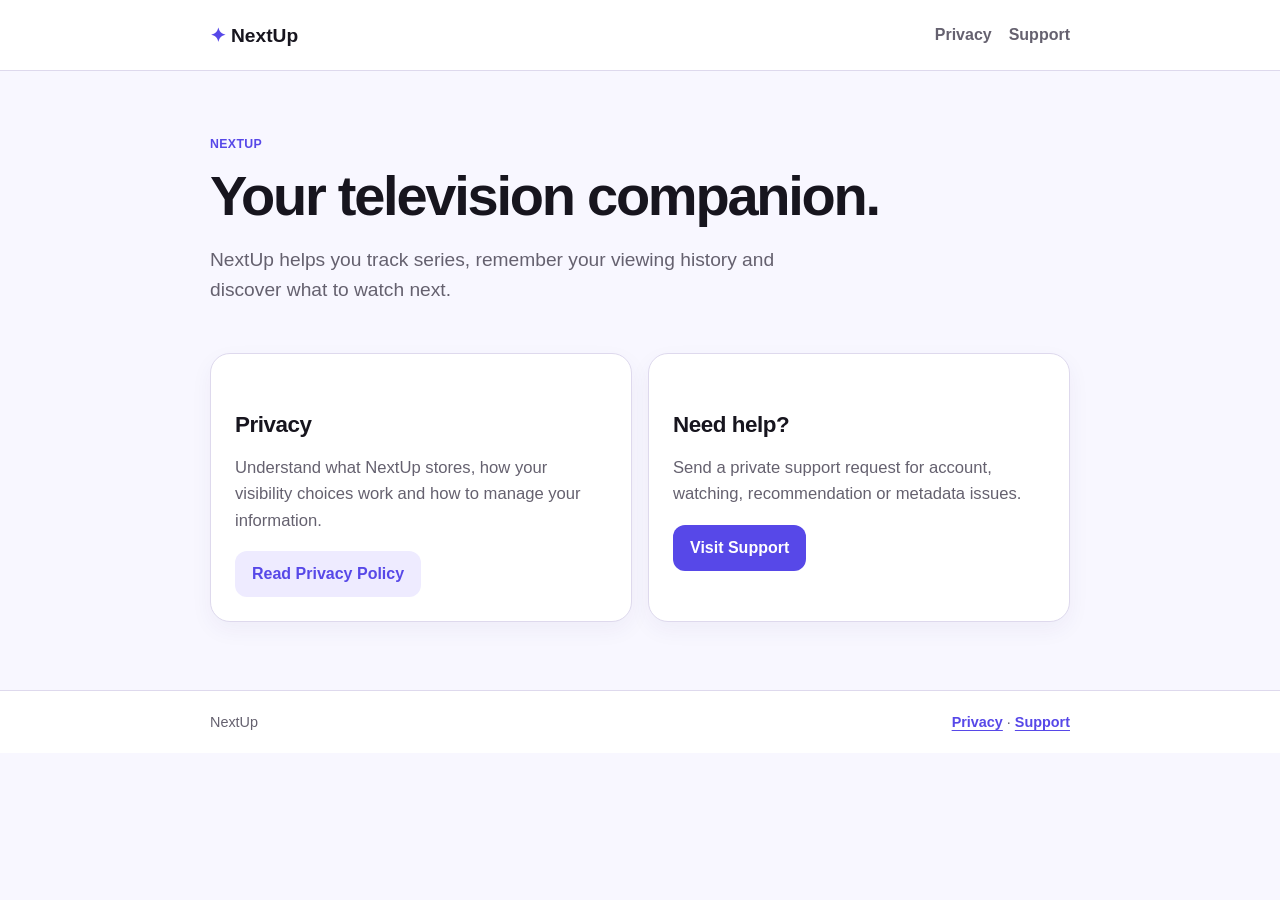
<file: index.html>
<!doctype html><html lang="en"><head><meta charset="utf-8"><meta name="viewport" content="width=device-width,initial-scale=1"><title>NextUp</title><link rel="stylesheet" href="assets/site.css"></head><body>
<header class="site-header"><div class="header-content"><a class="brand" href="./"><span class="brand-mark">✦</span>NextUp</a><nav><a href="privacy/">Privacy</a><a href="support/">Support</a></nav></div></header>
<main class="content"><p class="eyebrow">NextUp</p><h1>Your television companion.</h1><p class="lead">NextUp helps you track series, remember your viewing history and discover what to watch next.</p><div class="grid"><section class="card"><h2>Privacy</h2><p>Understand what NextUp stores, how your visibility choices work and how to manage your information.</p><a class="button secondary" href="privacy/">Read Privacy Policy</a></section><section class="card"><h2>Need help?</h2><p>Send a private support request for account, watching, recommendation or metadata issues.</p><a class="button" href="support/">Visit Support</a></section></div></main>
<footer class="site-footer"><div class="footer-content"><span>NextUp</span><span><a href="privacy/">Privacy</a> · <a href="support/">Support</a></span></div></footer></body></html>
</file>
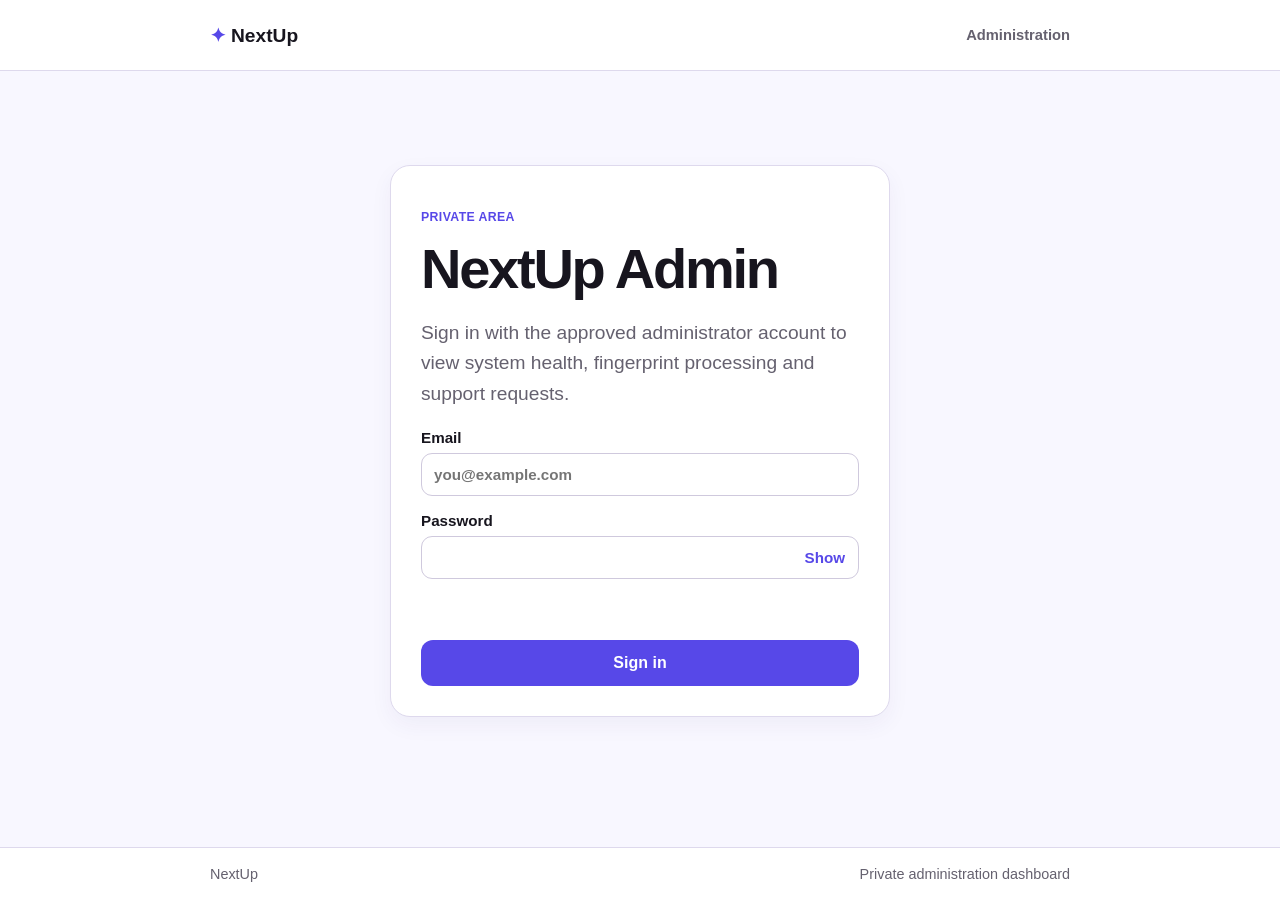
<file: admin/index.html>
<!doctype html>
<html lang="en">
<head>
  <meta charset="utf-8">
  <meta name="viewport" content="width=device-width,initial-scale=1">
  <meta name="robots" content="noindex,nofollow">
  <title>NextUp Admin</title>
  <link rel="stylesheet" href="../assets/site.css">
</head>
<body class="admin-page">
  <header class="site-header">
    <div class="header-content">
      <a class="brand" href="../"><span class="brand-mark">✦</span>NextUp</a>
      <span class="admin-label">Administration</span>
    </div>
  </header>

  <main class="content admin-content">
    <section id="login-card" class="admin-login card">
      <p class="eyebrow">Private area</p>
      <h1>NextUp Admin</h1>
      <p class="lead">Sign in with the approved administrator account to view system health, fingerprint processing and support requests.</p>
      <form id="login-form">
        <label>Email<input required name="email" type="email" autocomplete="username" placeholder="you@example.com"></label>
        <label>Password
          <span class="password-field"><input id="admin-password" required name="password" type="password" autocomplete="current-password"><button id="toggle-password" class="text-button password-toggle" type="button" aria-controls="admin-password" aria-pressed="false">Show</button></span>
        </label>
        <p id="login-result" class="hint" role="alert" aria-live="assertive"></p>
        <button id="sign-in-button" class="button" type="submit">Sign in</button>
      </form>
    </section>

    <section id="dashboard" class="hidden" aria-live="polite">
      <div class="admin-title-row">
        <div>
          <p class="eyebrow">Private dashboard</p>
          <h1>System overview</h1>
          <p id="refresh-status" class="hint">Loading…</p>
        </div>
        <div class="admin-actions">
          <button id="refresh" class="button secondary" type="button">Refresh</button>
          <button id="sign-out" class="button secondary" type="button">Sign out</button>
        </div>
      </div>

      <p id="dashboard-error" class="error hidden" role="alert"></p>

      <section aria-labelledby="overview-heading">
        <h2 id="overview-heading">Fingerprint worker queue</h2>
        <div id="overview-cards" class="metric-grid"></div>
      </section>

      <section class="admin-section" aria-labelledby="health-heading">
        <h2 id="health-heading">System health</h2>
        <div id="health-card" class="health-card"></div>
      </section>

      <section class="admin-section" aria-labelledby="queue-heading">
        <div class="section-title-row">
          <div>
            <h2 id="queue-heading">Fingerprint queue</h2>
            <p id="queue-summary" class="hint">Loading jobs…</p>
          </div>
        </div>
        <div class="filter-row" aria-label="Fingerprint queue filters">
          <label>Status<select id="job-status"><option value="">All statuses</option><option value="pending">Pending</option><option value="processing">Processing</option><option value="completed">Completed</option><option value="failed">Failed</option><option value="unavailable">Unavailable</option></select></label>
          <label>Age<select id="job-age"><option value="">Any age</option><option value="30">Pending over 30 minutes</option><option value="60">Older than 1 hour</option><option value="360">Older than 6 hours</option></select></label>
          <label class="check-label"><input id="job-priority" type="checkbox"> High priority</label>
          <label class="check-label"><input id="job-retried" type="checkbox"> Retried 3+ times</label>
        </div>
        <div class="table-wrap">
          <table>
            <thead><tr><th scope="col">Show</th><th scope="col">Status</th><th scope="col">Priority</th><th scope="col">Attempts</th><th scope="col">Requested</th><th scope="col">Latest activity</th><th scope="col">Error</th></tr></thead>
            <tbody id="jobs-list"></tbody>
          </table>
        </div>
        <div class="pagination"><button id="jobs-previous" class="button secondary" type="button">Previous</button><span id="jobs-page" class="hint"></span><button id="jobs-next" class="button secondary" type="button">Next</button></div>
      </section>

      <section class="admin-section" aria-labelledby="support-heading">
        <div class="section-title-row">
          <div><h2 id="support-heading">Support requests</h2><p id="support-summary" class="hint">Loading requests…</p></div>
        </div>
        <div class="filter-row" aria-label="Support request filters">
          <label>Status<select id="support-status"><option value="">All statuses</option><option value="new">New</option><option value="in_progress">In progress</option><option value="resolved">Resolved</option></select></label>
          <label class="search-label">Search<input id="support-search" type="search" placeholder="Subject, message or email"></label>
        </div>
        <div id="support-list" class="request-list"></div>
        <div class="pagination"><button id="support-previous" class="button secondary" type="button">Previous</button><span id="support-page" class="hint"></span><button id="support-next" class="button secondary" type="button">Next</button></div>
      </section>
    </section>
  </main>

  <dialog id="job-detail" class="job-detail">
    <div class="dialog-header"><h2>Fingerprint detail</h2><button id="close-detail" class="button secondary" type="button">Close</button></div>
    <div id="job-detail-content"></div>
  </dialog>

  <dialog id="support-detail" class="job-detail support-detail">
    <div class="dialog-header"><h2>Support request</h2><button id="close-support-detail" class="button secondary" type="button">Close</button></div>
    <div id="support-detail-content"></div>
  </dialog>

  <footer class="site-footer"><div class="footer-content"><span>NextUp</span><span>Private administration dashboard</span></div></footer>

  <script src="../assets/config.js"></script>
  <script type="module">
    import { createClient } from 'https://esm.sh/@supabase/supabase-js@2';

    const supabase = createClient(NextUpSupportConfig.supabaseUrl, NextUpSupportConfig.publishableKey, {
      auth: { persistSession: true, autoRefreshToken: true, detectSessionInUrl: false }
    });
    const state = { jobsPage: 0, jobsTotal: 0, supportPage: 0, supportTotal: 0, refreshTimer: null, isStarting: false, isSigningOut: false, isSigningIn: false, activeSupportRequestID: null };
    const $ = selector => document.querySelector(selector);
    const loginCard = $('#login-card');
    const dashboard = $('#dashboard');
    const errorBanner = $('#dashboard-error');
    const detailDialog = $('#job-detail');
    const supportDetailDialog = $('#support-detail');
    const dateTime = value => value ? new Date(value).toLocaleString() : '—';
    const age = minutes => minutes === null || minutes === undefined ? 'No pending jobs' : `${minutes < 60 ? `${minutes} min` : `${Math.floor(minutes / 60)}h ${minutes % 60}m`}`;
    const setText = (selector, value) => $(selector).textContent = value;
    const showError = message => { errorBanner.textContent = message; errorBanner.classList.toggle('hidden', !message); };
    const statusTag = status => { const tag = document.createElement('span'); tag.className = `status-tag ${String(status || '').replace(/[^a-z_]/g, '')}`; tag.textContent = status || 'Unknown'; return tag; };
    const text = (value, fallback = '—') => value === null || value === undefined || value === '' ? fallback : String(value);

    async function rpc(name, values = {}) {
      const { data, error } = await supabase.rpc(name, values);
      if (error) throw error;
      return data;
    }

    function renderOverview(row) {
      const cards = [
        ['Pending', row.pending_jobs, 'Waiting to be processed'],
        ['Processing', row.processing_jobs, 'In progress now'],
        ['Completed', row.completed_jobs, 'All recorded jobs'],
        ['Failed', row.failed_jobs, 'Need attention'],
        ['Last hour', row.completed_last_hour, 'Jobs completed'],
        ['Oldest pending', age(row.oldest_pending_minutes), row.oldest_pending_at ? dateTime(row.oldest_pending_at) : 'Nothing waiting'],
        ['Unresolved support', row.unanswered_support_requests, `${text(row.new_support_requests, '0')} new · ${text(row.in_progress_support_requests, '0')} in progress`],
        ['Support in 24h', row.support_requests_last_24_hours, 'Recently received']
      ];
      const container = $('#overview-cards');
      container.replaceChildren(...cards.map(([label, value, note]) => {
        const card = document.createElement('article'); card.className = 'metric-card';
        const heading = document.createElement('h3'); heading.textContent = label;
        const number = document.createElement('p'); number.className = 'metric-value'; number.textContent = text(value, '0');
        const detail = document.createElement('p'); detail.className = 'hint'; detail.textContent = note;
        card.append(heading, number, detail); return card;
      }));
    }

    function renderHealth(row) {
      const container = $('#health-card'); container.replaceChildren();
      const items = [
        ['Database', row.database_status || 'Connected'],
        ['Last successful worker completion', dateTime(row.last_successful_worker_completion)],
        ['Last worker failure', dateTime(row.last_worker_failure)],
        ['Current queue age', age(row.queue_age_minutes)],
        ['Failed jobs', text(row.failed_jobs, '0')],
        ['Processing now', text(row.processing_jobs, '0')]
      ];
      items.forEach(([label, value]) => { const block = document.createElement('div'); const labelNode = document.createElement('span'); labelNode.textContent = label; const valueNode = document.createElement('strong'); valueNode.textContent = value; block.append(labelNode, valueNode); container.append(block); });
    }

    function renderJobs(rows) {
      const body = $('#jobs-list'); body.replaceChildren();
      state.jobsTotal = Number(rows[0]?.total_count || 0);
      if (!rows.length) { const row = document.createElement('tr'); const cell = document.createElement('td'); cell.colSpan = 7; cell.textContent = 'No jobs match these filters.'; row.append(cell); body.append(row); }
      rows.forEach(job => {
        const row = document.createElement('tr'); row.className = 'selectable-row'; row.tabIndex = 0; row.setAttribute('aria-label', `View ${job.show_title || `TMDB ${job.tmdb_id}`} fingerprint job details`);
        const cells = [null, null, job.priority, job.attempt_count, dateTime(job.requested_at), dateTime(job.completed_at || job.started_at || job.updated_at), job.error_code || '—'];
        cells.forEach((value, index) => { const cell = document.createElement('td'); if (index === 0) { const title = document.createElement('strong'); title.textContent = job.show_title || 'Show title unavailable'; const identifier = document.createElement('span'); identifier.className = 'table-subtitle'; identifier.textContent = `TMDB ${job.tmdb_id}`; cell.append(title, identifier); } else if (index === 1) cell.append(statusTag(job.status)); else cell.textContent = text(value); row.append(cell); });
        const open = () => loadJobDetail(job.id); row.addEventListener('click', open); row.addEventListener('keydown', event => { if (event.key === 'Enter' || event.key === ' ') { event.preventDefault(); open(); } }); body.append(row);
      });
      const pageCount = Math.max(1, Math.ceil(state.jobsTotal / 50));
      setText('#jobs-page', `Page ${state.jobsPage + 1} of ${pageCount} · ${state.jobsTotal} jobs`);
      $('#jobs-previous').disabled = state.jobsPage === 0; $('#jobs-next').disabled = state.jobsPage + 1 >= pageCount;
      setText('#queue-summary', state.jobsTotal ? `${state.jobsTotal} job${state.jobsTotal === 1 ? '' : 's'} found.` : 'No jobs match these filters.');
    }

    function addDetailBlock(container, label, value) { const block = document.createElement('div'); block.className = 'detail-item'; const heading = document.createElement('span'); heading.textContent = label; const content = document.createElement('strong'); content.textContent = text(value); block.append(heading, content); container.append(block); }
    async function loadJobDetail(id) {
      try {
        const data = await rpc('admin_fingerprint_job_detail', { p_job_id: id });
        const container = $('#job-detail-content'); container.replaceChildren();
        if (!data) { container.textContent = 'This job is no longer available.'; detailDialog.showModal(); return; }
        const fingerprint = data.fingerprint || {}; const job = data.job || {};
        const summary = document.createElement('div'); summary.className = 'detail-grid';
        [['Show', job.show_title || 'Show title unavailable'], ['TMDB ID', job.tmdb_id], ['Job status', job.status], ['Priority', job.priority], ['Attempts', job.attempt_count], ['Requested', dateTime(job.requested_at)], ['Last error', job.error_code], ['Fingerprint status', fingerprint.status], ['Usable fingerprint', fingerprint.usable ? 'Yes' : 'No'], ['Attributes', fingerprint.attribute_count], ['Genres', fingerprint.genre_count], ['Themes and keywords', fingerprint.keyword_count], ['Last success', dateTime(fingerprint.last_successful_run)]].forEach(([label, value]) => addDetailBlock(summary, label, value));
        const availability = document.createElement('pre'); availability.className = 'detail-json'; availability.textContent = JSON.stringify(fingerprint.dimension_availability || {}, null, 2);
        const availabilityHeading = document.createElement('h3'); availabilityHeading.textContent = 'Dimensions present';
        const historyHeading = document.createElement('h3'); historyHeading.textContent = 'Recent job history';
        const history = document.createElement('ul'); history.className = 'history-list';
        (data.history || []).forEach(item => { const entry = document.createElement('li'); entry.textContent = `${dateTime(item.requested_at)} · ${item.status} · ${item.attempt_count} attempt${item.attempt_count === 1 ? '' : 's'}${item.error_code ? ` · ${item.error_code}` : ''}`; history.append(entry); });
        if (!history.children.length) { const entry = document.createElement('li'); entry.textContent = 'No previous job history.'; history.append(entry); }
        container.append(summary, availabilityHeading, availability, historyHeading, history); detailDialog.showModal();
      } catch (error) { showError(error.message || 'Could not load fingerprint details.'); }
    }

    function renderSupport(rows) {
      const list = $('#support-list'); list.replaceChildren(); state.supportTotal = Number(rows[0]?.total_count || 0);
      if (!rows.length) { const empty = document.createElement('p'); empty.className = 'hint'; empty.textContent = 'No support requests match these filters.'; list.append(empty); }
      rows.forEach(request => {
        const card = document.createElement('article'); card.className = 'request-card compact-request'; card.tabIndex = 0;
        card.setAttribute('aria-label', `Open support request: ${request.subject}`);
        const top = document.createElement('div'); top.className = 'request-top'; const title = document.createElement('h3'); title.textContent = request.subject || 'Untitled support request'; top.append(title, statusTag(request.status));
        const meta = document.createElement('p'); meta.className = 'meta'; meta.textContent = `Contact: ${request.reply_email || request.name || 'Not supplied'} · Submitted ${dateTime(request.created_at)} · Updated ${dateTime(request.updated_at)}`;
        const open = () => loadSupportDetail(request.id); card.addEventListener('click', open); card.addEventListener('keydown', event => { if (event.key === 'Enter' || event.key === ' ') { event.preventDefault(); open(); } });
        card.append(top, meta); list.append(card);
      });
      const pageCount = Math.max(1, Math.ceil(state.supportTotal / 50));
      setText('#support-page', `Page ${state.supportPage + 1} of ${pageCount} · ${state.supportTotal} requests`);
      $('#support-previous').disabled = state.supportPage === 0; $('#support-next').disabled = state.supportPage + 1 >= pageCount;
      setText('#support-summary', state.supportTotal ? `${state.supportTotal} request${state.supportTotal === 1 ? '' : 's'} found.` : 'No support requests match these filters.');
    }

    function addSupportSection(container, headingText) { const heading = document.createElement('h3'); heading.textContent = headingText; container.append(heading); return heading; }
    function addSupportLine(container, label, value) { if (!value) return; const line = document.createElement('p'); const strong = document.createElement('strong'); strong.textContent = `${label}: `; line.append(strong, document.createTextNode(value)); container.append(line); }
    function renderSupportDetail(data) {
      const container = $('#support-detail-content'); container.replaceChildren();
      const request = data?.request;
      if (!request) { container.textContent = 'This support request is no longer available.'; return; }
      const title = document.createElement('h3'); title.className = 'support-subject'; title.textContent = request.subject || 'Untitled support request';
      const meta = document.createElement('p'); meta.className = 'meta'; meta.textContent = `Contact: ${request.reply_email || request.name || 'Not supplied'} · Submitted ${dateTime(request.created_at)} · Last updated ${dateTime(request.updated_at)}`;
      const messageHeading = addSupportSection(container, 'Original message'); const message = document.createElement('p'); message.className = 'message'; message.textContent = request.message || 'No message supplied.';
      const details = document.createElement('div'); details.className = 'detail-grid support-request-details';
      [['Category', request.category], ['Device', request.device_model], ['iOS', request.ios_version], ['App version', request.app_version], ['Screen', request.screen], ['Error message', request.error_message]].forEach(([label, value]) => { if (value) addDetailBlock(details, label, value); });
      container.append(title, meta, messageHeading, message); if (details.children.length) container.append(details);
      addSupportLine(container, 'Expected result', request.expected_result); addSupportLine(container, 'Actual result', request.actual_result); addSupportLine(container, 'Legacy admin note', request.admin_note);
      const controlsHeading = addSupportSection(container, 'Status');
      const controls = document.createElement('div'); controls.className = 'support-controls';
      const label = document.createElement('label'); label.textContent = 'Change status'; const select = document.createElement('select'); select.id = 'support-detail-status'; [['new','New'],['in_progress','In progress'],['resolved','Resolved']].forEach(([value,labelText]) => { const option = document.createElement('option'); option.value = value; option.textContent = labelText; option.selected = request.status === value; select.append(option); }); label.append(select);
      const save = document.createElement('button'); save.id = 'save-support-status'; save.className = 'button'; save.type = 'button'; save.textContent = 'Save status';
      const feedback = document.createElement('p'); feedback.id = 'support-status-result'; feedback.className = 'hint'; feedback.setAttribute('aria-live', 'polite');
      controls.append(label, save, feedback); container.append(controlsHeading, controls);
      const notesHeading = addSupportSection(container, 'Internal notes');
      const noteField = document.createElement('textarea'); noteField.id = 'support-note-body'; noteField.maxLength = 5000; noteField.placeholder = 'Add a private note for other administrators'; noteField.setAttribute('aria-label', 'Internal note');
      const addNote = document.createElement('button'); addNote.id = 'add-support-note'; addNote.className = 'button secondary'; addNote.type = 'button'; addNote.textContent = 'Add note';
      const noteResult = document.createElement('p'); noteResult.id = 'support-note-result'; noteResult.className = 'hint'; noteResult.setAttribute('aria-live','polite');
      const notes = document.createElement('ul'); notes.className = 'history-list';
      (data.notes || []).forEach(note => { const item = document.createElement('li'); item.textContent = `${note.author || 'Administrator'} · ${dateTime(note.created_at)} — ${note.body}`; notes.append(item); });
      if (!notes.children.length) { const item = document.createElement('li'); item.textContent = 'No internal notes yet.'; notes.append(item); }
      container.append(notesHeading, noteField, addNote, noteResult, notes);
      const auditHeading = addSupportSection(container, 'Admin history'); const audit = document.createElement('ul'); audit.className = 'history-list';
      (data.audit || []).forEach(entry => { const item = document.createElement('li'); const action = entry.action === 'status_changed' ? `Changed status from ${entry.previous_status || 'unknown'} to ${entry.new_status || 'unknown'}` : 'Added an internal note'; item.textContent = `${entry.administrator || 'Administrator'} · ${dateTime(entry.created_at)} — ${action}`; audit.append(item); });
      if (!audit.children.length) { const item = document.createElement('li'); item.textContent = 'No administrative changes yet.'; audit.append(item); }
      container.append(auditHeading, audit);
      save.addEventListener('click', saveSupportStatus); addNote.addEventListener('click', addSupportNote);
    }
    async function loadSupportDetail(id, { open = true } = {}) { try { state.activeSupportRequestID = id; const data = await rpc('admin_support_request_detail', { p_request_id: id }); renderSupportDetail(data); if (open && !supportDetailDialog.open) supportDetailDialog.showModal(); } catch (error) { showError(error.message || 'Could not load support request details.'); } }
    async function saveSupportStatus() { const button = $('#save-support-status'); const result = $('#support-status-result'); button.disabled = true; result.className = 'hint'; result.textContent = 'Saving…'; try { await rpc('admin_update_support_request_status', { p_request_id: state.activeSupportRequestID, p_status: $('#support-detail-status').value }); await Promise.all([loadSupport(), refreshOverview()]); await loadSupportDetail(state.activeSupportRequestID, { open: false }); $('#support-status-result').className = 'success'; $('#support-status-result').textContent = 'Status saved.'; } catch (error) { result.className = 'error'; result.textContent = error.message || 'Could not save the status.'; } finally { button.disabled = false; } }
    async function addSupportNote() { const button = $('#add-support-note'); const result = $('#support-note-result'); const body = $('#support-note-body').value.trim(); if (!body) { result.className = 'error'; result.textContent = 'Enter a note before saving.'; return; } button.disabled = true; result.className = 'hint'; result.textContent = 'Saving…'; try { await rpc('admin_add_support_note', { p_request_id: state.activeSupportRequestID, p_body: body }); await Promise.all([loadSupport(), refreshOverview()]); await loadSupportDetail(state.activeSupportRequestID, { open: false }); $('#support-note-result').className = 'success'; $('#support-note-result').textContent = 'Note added.'; } catch (error) { result.className = 'error'; result.textContent = error.message || 'Could not add the note.'; } finally { button.disabled = false; } }

    async function loadJobs() { const rows = await rpc('admin_fingerprint_jobs', { p_status: $('#job-status').value || null, p_high_priority: $('#job-priority').checked, p_retried: $('#job-retried').checked, p_stale_minutes: $('#job-age').value ? Number($('#job-age').value) : null, p_page: state.jobsPage, p_page_size: 50 }); renderJobs(rows || []); }
    async function loadSupport() { const rows = await rpc('admin_support_requests', { p_status: $('#support-status').value || null, p_search: $('#support-search').value || null, p_page: state.supportPage, p_page_size: 50 }); renderSupport(rows || []); }
    async function refreshOverview() { const [overview, health] = await Promise.all([rpc('admin_dashboard_overview'), rpc('admin_system_health')]); renderOverview(overview?.[0] || {}); renderHealth(health?.[0] || {}); }
    async function refreshDashboard() {
      try {
        showError('');
        await refreshOverview();
        await Promise.all([loadJobs(), loadSupport()]);
        setText('#refresh-status', `Last refreshed ${new Date().toLocaleTimeString()}. Updates automatically every minute.`);
      } catch (error) {
        const message = error.message || 'The dashboard could not refresh. Please try again.';
        const accessDenied = /administrator access|required|permission denied/i.test(message);
        if (accessDenied) {
          showError('This signed-in account is not authorised to use the NextUp Admin dashboard.');
          return;
        }
        showError(message);
      }
    }
    async function startDashboard() {
      if (state.isStarting) return;
      state.isStarting = true;
      try {
        const { data: { session }, error } = await supabase.auth.getSession();
        if (error || !session) {
          dashboard.classList.add('hidden');
          loginCard.classList.remove('hidden');
          setText('#login-result', 'Please sign in to continue.');
          $('#login-result').className = 'hint';
          return;
        }
        loginCard.classList.add('hidden');
        dashboard.classList.remove('hidden');
        clearInterval(state.refreshTimer);
        await refreshDashboard();
        state.refreshTimer = setInterval(refreshDashboard, 60000);
      } finally {
        state.isStarting = false;
      }
    }
    async function signOut(message = '', { remote = true } = {}) {
      if (state.isSigningOut) return;
      state.isSigningOut = true;
      clearInterval(state.refreshTimer);
      if (remote) await supabase.auth.signOut({ scope: 'local' });
      dashboard.classList.add('hidden');
      loginCard.classList.remove('hidden');
      setText('#login-result', message);
      $('#login-result').className = message ? 'error' : 'hint';
      state.isSigningOut = false;
    }

    $('#login-form').addEventListener('submit', async event => { event.preventDefault(); if (state.isSigningIn) return; state.isSigningIn = true; const form = event.currentTarget; const values = Object.fromEntries(new FormData(form)); const button = $('#sign-in-button'); button.disabled = true; button.textContent = 'Signing in…'; setText('#login-result', ''); $('#login-result').className = 'hint'; try { const { error } = await supabase.auth.signInWithPassword({ email: values.email, password: values.password }); if (error) { setText('#login-result', 'Sign-in failed. Please check the approved administrator credentials.'); $('#login-result').className = 'error'; return; } await startDashboard(); } finally { state.isSigningIn = false; button.disabled = false; button.textContent = 'Sign in'; } });
    $('#toggle-password').addEventListener('click', () => { const input = $('#admin-password'); const visible = input.type === 'text'; input.type = visible ? 'password' : 'text'; $('#toggle-password').textContent = visible ? 'Show' : 'Hide'; $('#toggle-password').setAttribute('aria-pressed', String(!visible)); });
    $('#sign-out').addEventListener('click', () => signOut()); $('#refresh').addEventListener('click', refreshDashboard); $('#close-detail').addEventListener('click', () => detailDialog.close()); $('#close-support-detail').addEventListener('click', () => supportDetailDialog.close());
    [['#job-status', 'change'], ['#job-age', 'change'], ['#job-priority', 'change'], ['#job-retried', 'change']].forEach(([selector, event]) => $(selector).addEventListener(event, () => { state.jobsPage = 0; loadJobs().catch(error => showError(error.message)); }));
    $('#support-status').addEventListener('change', () => { state.supportPage = 0; loadSupport().catch(error => showError(error.message)); });
    let searchTimer; $('#support-search').addEventListener('input', () => { clearTimeout(searchTimer); searchTimer = setTimeout(() => { state.supportPage = 0; loadSupport().catch(error => showError(error.message)); }, 250); });
    $('#jobs-previous').addEventListener('click', () => { if (state.jobsPage > 0) { state.jobsPage--; loadJobs().catch(error => showError(error.message)); } }); $('#jobs-next').addEventListener('click', () => { if ((state.jobsPage + 1) * 50 < state.jobsTotal) { state.jobsPage++; loadJobs().catch(error => showError(error.message)); } });
    $('#support-previous').addEventListener('click', () => { if (state.supportPage > 0) { state.supportPage--; loadSupport().catch(error => showError(error.message)); } }); $('#support-next').addEventListener('click', () => { if ((state.supportPage + 1) * 50 < state.supportTotal) { state.supportPage++; loadSupport().catch(error => showError(error.message)); } });
    supabase.auth.onAuthStateChange((event, session) => {
      if (event === 'SIGNED_OUT' && !state.isSigningOut) signOut('Your session has ended. Please sign in again.', { remote: false });
      if ((event === 'SIGNED_IN' || event === 'TOKEN_REFRESHED') && session && dashboard.classList.contains('hidden')) startDashboard();
    });
    const { data: { session } } = await supabase.auth.getSession(); if (session) await startDashboard();
  </script>
</body>
</html>
</file>
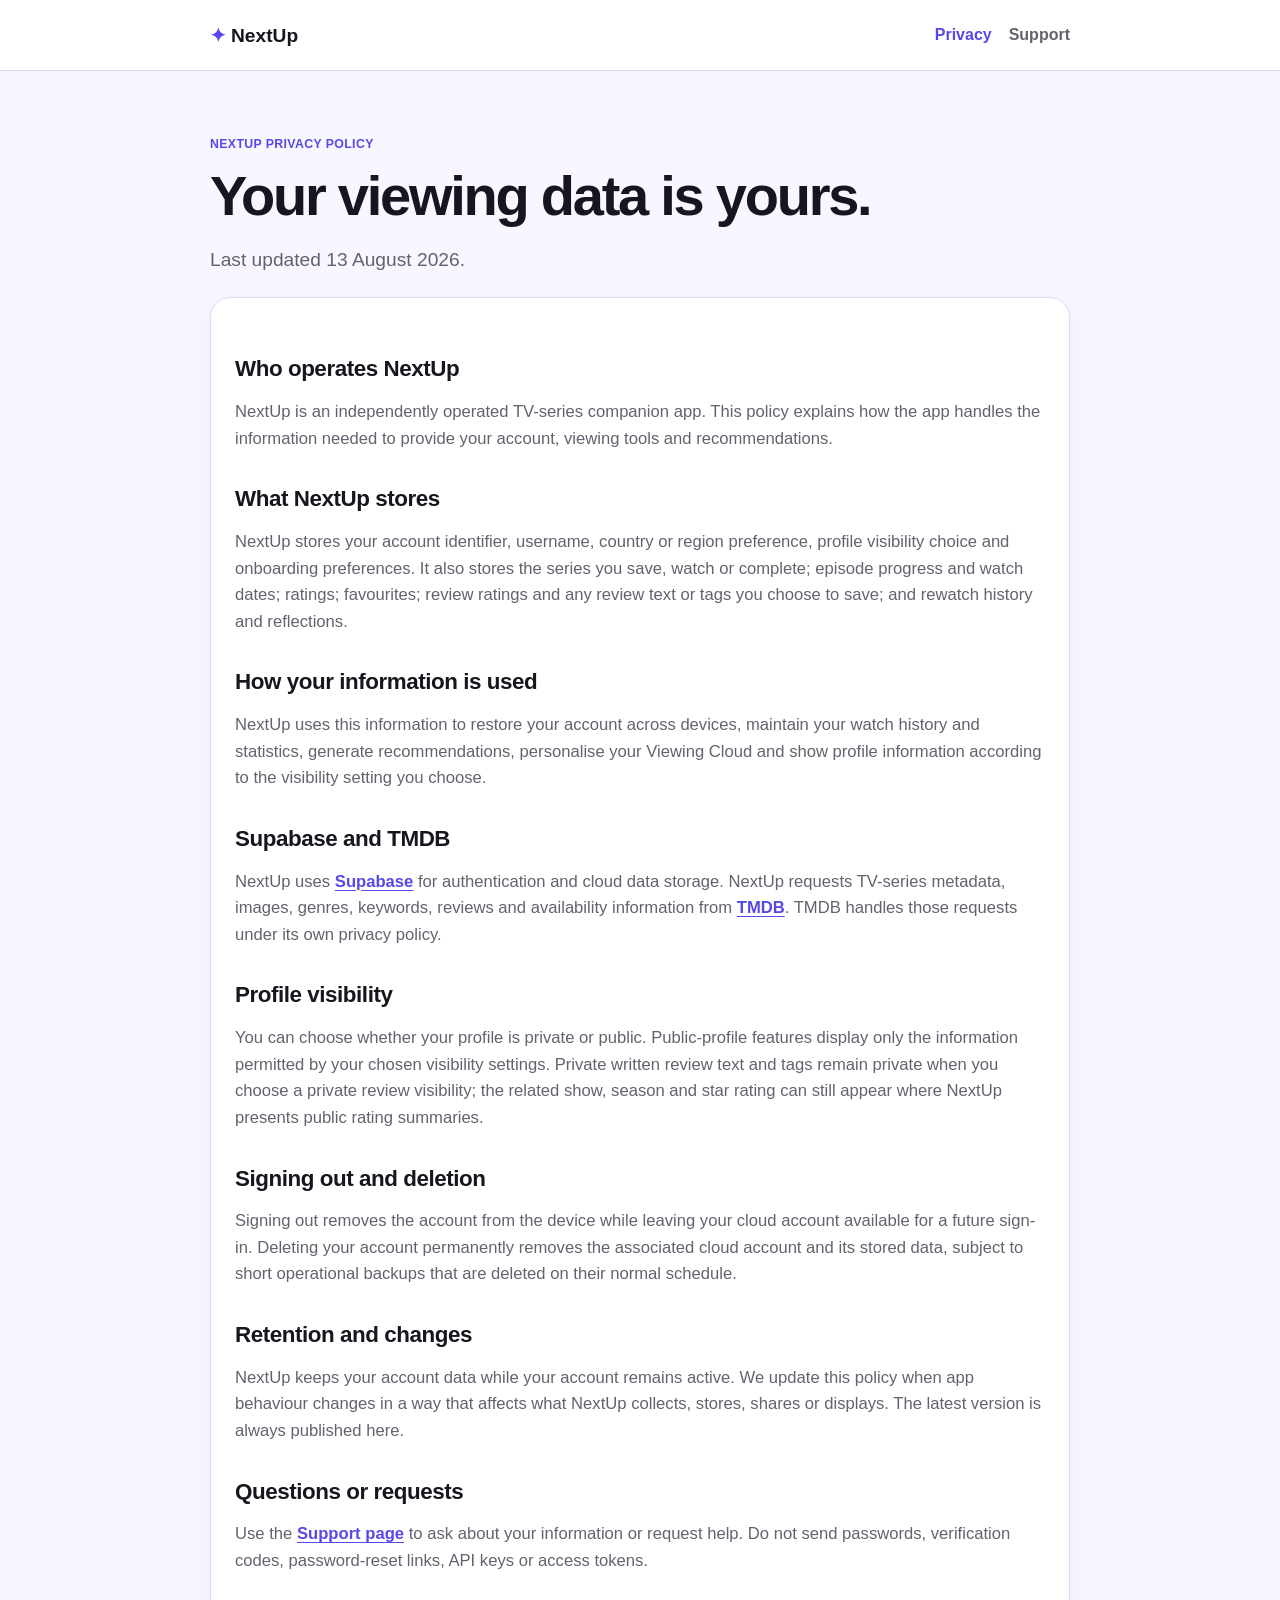
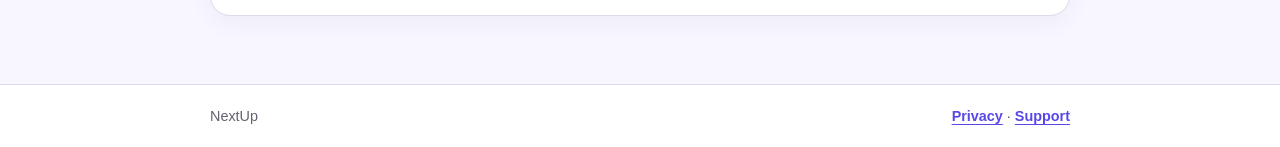
<file: privacy/index.html>
<!doctype html><html lang="en"><head><meta charset="utf-8"><meta name="viewport" content="width=device-width,initial-scale=1"><title>Privacy Policy · NextUp</title><link rel="stylesheet" href="../assets/site.css"></head><body>
<header class="site-header"><div class="header-content"><a class="brand" href="../"><span class="brand-mark">✦</span>NextUp</a><nav><a aria-current="page" href="./">Privacy</a><a href="../support/">Support</a></nav></div></header>
<main class="content"><p class="eyebrow">NextUp Privacy Policy</p><h1>Your viewing data is yours.</h1><p class="lead">Last updated 13 August 2026.</p><section class="card"><h2>Who operates NextUp</h2><p>NextUp is an independently operated TV-series companion app. This policy explains how the app handles the information needed to provide your account, viewing tools and recommendations.</p><h2>What NextUp stores</h2><p>NextUp stores your account identifier, username, country or region preference, profile visibility choice and onboarding preferences. It also stores the series you save, watch or complete; episode progress and watch dates; ratings; favourites; review ratings and any review text or tags you choose to save; and rewatch history and reflections.</p><h2>How your information is used</h2><p>NextUp uses this information to restore your account across devices, maintain your watch history and statistics, generate recommendations, personalise your Viewing Cloud and show profile information according to the visibility setting you choose.</p><h2>Supabase and TMDB</h2><p>NextUp uses <a href="https://supabase.com/privacy" rel="noopener">Supabase</a> for authentication and cloud data storage. NextUp requests TV-series metadata, images, genres, keywords, reviews and availability information from <a href="https://www.themoviedb.org/privacy-policy" rel="noopener">TMDB</a>. TMDB handles those requests under its own privacy policy.</p><h2>Profile visibility</h2><p>You can choose whether your profile is private or public. Public-profile features display only the information permitted by your chosen visibility settings. Private written review text and tags remain private when you choose a private review visibility; the related show, season and star rating can still appear where NextUp presents public rating summaries.</p><h2>Signing out and deletion</h2><p>Signing out removes the account from the device while leaving your cloud account available for a future sign-in. Deleting your account permanently removes the associated cloud account and its stored data, subject to short operational backups that are deleted on their normal schedule.</p><h2>Retention and changes</h2><p>NextUp keeps your account data while your account remains active. We update this policy when app behaviour changes in a way that affects what NextUp collects, stores, shares or displays. The latest version is always published here.</p><h2>Questions or requests</h2><p>Use the <a href="../support/">Support page</a> to ask about your information or request help. Do not send passwords, verification codes, password-reset links, API keys or access tokens.</p></section></main>
<footer class="site-footer"><div class="footer-content"><span>NextUp</span><span><a href="./">Privacy</a> · <a href="../support/">Support</a></span></div></footer></body></html>
</file>
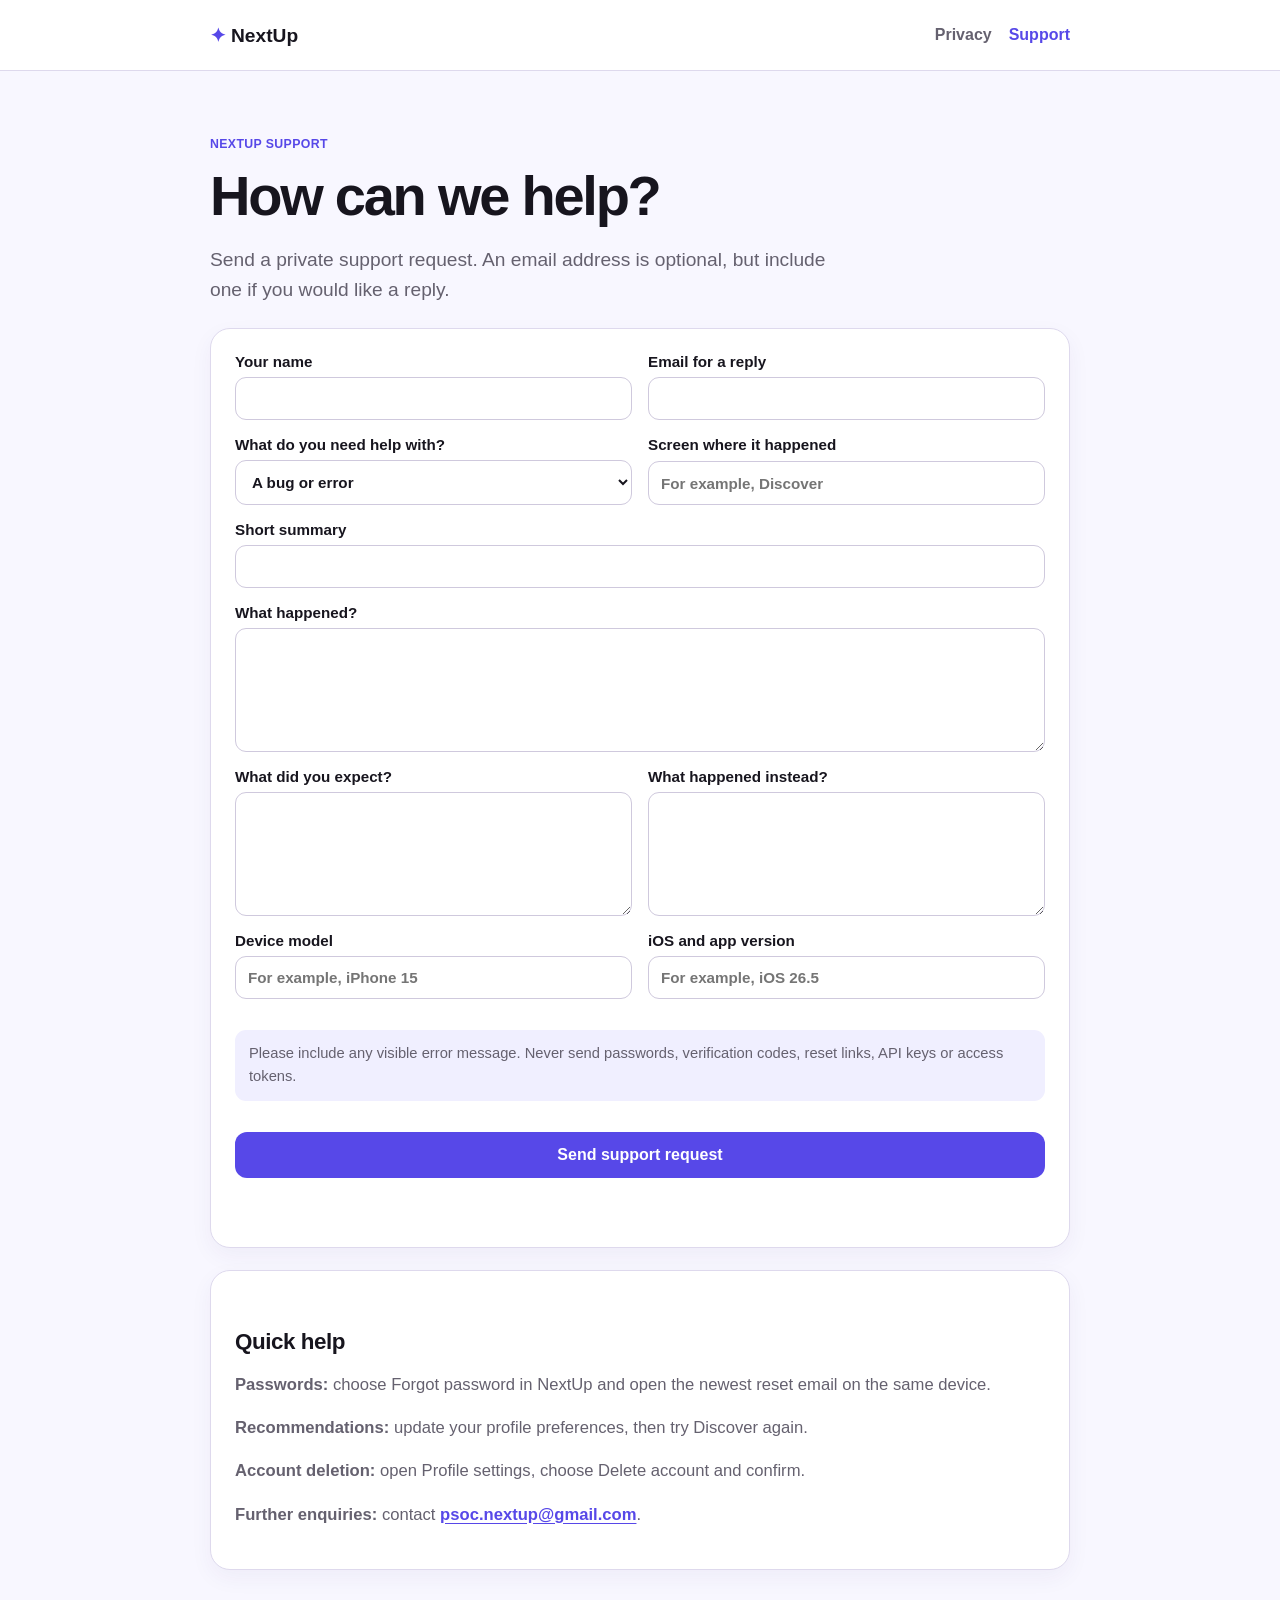
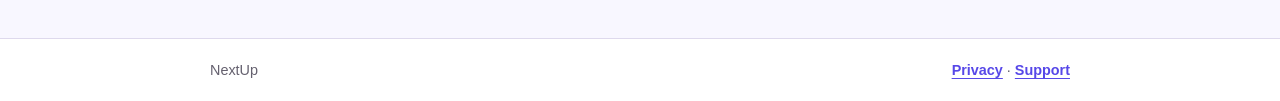
<file: support/index.html>
<!doctype html><html lang="en"><head><meta charset="utf-8"><meta name="viewport" content="width=device-width,initial-scale=1"><title>Support · NextUp</title><link rel="stylesheet" href="../assets/site.css"></head><body>
<header class="site-header"><div class="header-content"><a class="brand" href="../"><span class="brand-mark">✦</span>NextUp</a><nav><a href="../privacy/">Privacy</a><a aria-current="page" href="./">Support</a></nav></div></header>
<main class="content"><p class="eyebrow">NextUp Support</p><h1>How can we help?</h1><p class="lead">Send a private support request. An email address is optional, but include one if you would like a reply.</p><section class="card"><form id="support-form"><div class="form-grid"><label>Your name<input required name="name" maxlength="80" autocomplete="name"></label><label>Email for a reply <input name="replyEmail" type="email" maxlength="254" autocomplete="email"></label></div><div class="form-grid"><label>What do you need help with?<select required name="category"><option value="bug">A bug or error</option><option value="account">Account creation or confirmation</option><option value="password">Password recovery</option><option value="recommendations">Recommendations</option><option value="profile">Profile or privacy</option><option value="watching">Watchlist or episode tracking</option><option value="metadata">Incorrect TV information</option><option value="other">Something else</option></select></label><label>Screen where it happened<input name="screen" maxlength="120" placeholder="For example, Discover"></label></div><label>Short summary<input required name="subject" minlength="3" maxlength="160"></label><label>What happened?<textarea required name="message" minlength="10" maxlength="5000"></textarea></label><div class="form-grid"><label>What did you expect?<textarea name="expectedResult" maxlength="1500"></textarea></label><label>What happened instead?<textarea name="actualResult" maxlength="1500"></textarea></label></div><div class="form-grid"><label>Device model<input name="deviceModel" maxlength="100" placeholder="For example, iPhone 15"></label><label>iOS and app version<input name="iosVersion" maxlength="40" placeholder="For example, iOS 26.5"></label></div><label class="honeypot">Website<input name="website" tabindex="-1" autocomplete="off"></label><p class="notice">Please include any visible error message. Never send passwords, verification codes, reset links, API keys or access tokens.</p><button class="button" type="submit">Send support request</button><p id="form-result" class="hint" aria-live="polite"></p></form></section><section class="card"><h2>Quick help</h2><p><strong>Passwords:</strong> choose Forgot password in NextUp and open the newest reset email on the same device.</p><p><strong>Recommendations:</strong> update your profile preferences, then try Discover again.</p><p><strong>Account deletion:</strong> open Profile settings, choose Delete account and confirm.</p><p><strong>Further enquiries:</strong> contact <a href="mailto:psoc.nextup@gmail.com">psoc.nextup@gmail.com</a>.</p></section></main>
<footer class="site-footer"><div class="footer-content"><span>NextUp</span><span><a href="../privacy/">Privacy</a> · <a href="./">Support</a></span></div></footer><script src="../assets/config.js"></script><script>
const form=document.querySelector('#support-form'),result=document.querySelector('#form-result');form.addEventListener('submit',async(e)=>{e.preventDefault();const button=form.querySelector('button'),data=Object.fromEntries(new FormData(form));button.disabled=true;result.textContent='Sending…';result.className='hint';try{const response=await fetch(NextUpSupportConfig.supportEndpoint,{method:'POST',headers:{'Content-Type':'application/json'},body:JSON.stringify(data)}),body=await response.json();if(!response.ok)throw new Error(body.error||'Support is temporarily unavailable');form.reset();result.textContent='Thanks—your support request has been sent.';result.className='success';}catch(error){result.textContent=error.message;result.className='error';}finally{button.disabled=false;}});
</script></body></html>
</file>
<file: assets/site.css>
:root { --ink:#17151e; --muted:#65616f; --surface:#f8f7ff; --card:#fff; --line:#ded9ed; --indigo:#5748e8; --violet:#7a54db; --gold:#f4a400; --danger:#cb3044; }
* { box-sizing:border-box; }
html { background:var(--surface); color:var(--ink); font-family:-apple-system,BlinkMacSystemFont,"SF Pro Display","Segoe UI",sans-serif; }
body { margin:0; min-width:320px; }
.admin-page { min-height:100vh; display:flex; flex-direction:column; }
a { color:var(--indigo); font-weight:650; text-underline-offset:3px; }
.site-header { background:#fff; border-bottom:1px solid var(--line); }
.header-content,.content,.footer-content { width:min(100% - 40px, 860px); margin:auto; }
.header-content { display:flex; align-items:center; justify-content:space-between; min-height:70px; gap:20px; }
.brand { color:var(--ink); font-size:1.2rem; font-weight:800; text-decoration:none; white-space:nowrap; }
.brand-mark { color:var(--indigo); margin-right:5px; }
nav { display:flex; flex-wrap:wrap; gap:17px; }
nav a { color:var(--muted); text-decoration:none; }
nav a[aria-current="page"] { color:var(--indigo); }
.content { padding:52px 0 68px; }
.eyebrow { color:var(--indigo); font-weight:750; letter-spacing:.03em; text-transform:uppercase; font-size:.77rem; }
h1 { font-size:clamp(2.2rem,7vw,3.5rem); line-height:1.04; letter-spacing:-.04em; margin:10px 0 16px; }
h2 { font-size:1.4rem; margin:34px 0 10px; letter-spacing:-.02em; }
h3 { font-size:1.05rem; margin:0 0 6px; }
p,li { color:var(--muted); font-size:1.04rem; line-height:1.6; }
.lead { font-size:1.2rem; max-width:640px; }
.card { background:var(--card); border:1px solid var(--line); border-radius:20px; padding:24px; margin-top:22px; box-shadow:0 8px 22px rgba(61,45,120,.05); }
.grid { display:grid; grid-template-columns:repeat(2,minmax(0,1fr)); gap:16px; margin-top:25px; }
.button { display:inline-flex; align-items:center; justify-content:center; min-height:46px; padding:11px 17px; background:var(--indigo); border:0; border-radius:12px; color:#fff; font:inherit; font-weight:750; text-decoration:none; cursor:pointer; }
.button:hover { background:#493bd4; }
.button.secondary { background:#eeebff; color:var(--indigo); }
.site-footer { border-top:1px solid var(--line); background:#fff; padding:23px 0; }
.footer-content { display:flex; gap:15px; justify-content:space-between; color:var(--muted); font-size:.9rem; }
form { display:grid; gap:16px; }
label { display:grid; gap:7px; color:var(--ink); font-weight:700; font-size:.95rem; }
input,select,textarea { width:100%; border:1px solid #cfc9dd; background:#fff; border-radius:11px; color:var(--ink); font:inherit; padding:12px; }
textarea { min-height:124px; resize:vertical; }
input:focus,select:focus,textarea:focus { outline:3px solid #dcd8ff; border-color:var(--indigo); }
.form-grid { display:grid; grid-template-columns:repeat(2,minmax(0,1fr)); gap:16px; }
.hint,.notice { color:var(--muted); font-size:.92rem; }
.notice { padding:12px 14px; background:#f0efff; border-radius:11px; }
.error { color:var(--danger); }.success { color:#197943; }
.honeypot { position:absolute; left:-9999px; }
.message { white-space:pre-wrap; color:var(--ink); }
.inbox-item { border-top:1px solid var(--line); padding:20px 0; }.inbox-item:first-child { border-top:0; }
.meta { color:var(--muted); font-size:.9rem; }.status { border:0; border-radius:999px; background:#eeebff; color:var(--indigo); padding:6px 9px; font:inherit; font-weight:700; }
.hidden { display:none !important; }
.admin-label { color:var(--muted); font-size:.92rem; font-weight:700; }
.admin-content { width:min(100% - 48px,1120px); max-width:none; padding:clamp(36px,7vh,84px) 0 42px; }
.admin-login { width:min(100%,500px); max-width:none; margin:0 auto 26px; padding:30px; }
.admin-page .site-footer { margin-top:auto; }
.admin-page .site-footer { padding:18px 0; }
.password-field { position:relative; display:block; }.password-field input { padding-right:68px; }.text-button { appearance:none; border:0; background:transparent; color:var(--indigo); font:inherit; font-weight:750; padding:5px; cursor:pointer; }.password-toggle { position:absolute; right:9px; top:50%; transform:translateY(-50%); }
.admin-title-row,.section-title-row,.dialog-header,.request-top { display:flex; align-items:flex-start; justify-content:space-between; gap:18px; }
.admin-title-row h1 { margin-bottom:8px; }.admin-actions { display:flex; flex-wrap:wrap; gap:9px; padding-top:14px; }
.admin-section { margin-top:46px; }.admin-section h2 { margin:0 0 8px; }
.metric-grid { display:grid; grid-template-columns:repeat(4,minmax(0,1fr)); gap:14px; margin-top:16px; }
.metric-card,.health-card,.request-card { background:var(--card); border:1px solid var(--line); border-radius:16px; box-shadow:0 8px 22px rgba(61,45,120,.05); }
.metric-card { padding:18px; min-height:142px; }.metric-card h3 { margin:0; }.metric-value { color:var(--ink); font-size:1.9rem; font-weight:800; line-height:1.05; margin:16px 0 7px; letter-spacing:-.04em; }
.health-card { display:grid; grid-template-columns:repeat(3,minmax(0,1fr)); gap:1px; overflow:hidden; margin-top:16px; }.health-card div { padding:17px; background:var(--card); border:1px solid #f1eef8; }.health-card span { display:block; color:var(--muted); font-size:.86rem; margin-bottom:7px; }.health-card strong { display:block; color:var(--ink); font-size:.98rem; overflow-wrap:anywhere; }
.filter-row { display:flex; flex-wrap:wrap; align-items:end; gap:14px; background:#f0efff; border-radius:15px; padding:15px; margin:17px 0; }.filter-row label { min-width:145px; }.filter-row .search-label { flex:1 1 260px; }.filter-row input,.filter-row select { background:#fff; }.check-label { display:flex; grid-template-columns:auto 1fr; align-items:center; gap:8px; min-height:46px; }.check-label input { width:18px; height:18px; accent-color:var(--indigo); }
.table-wrap { overflow-x:auto; border:1px solid var(--line); border-radius:16px; background:#fff; }table { width:100%; min-width:800px; border-collapse:collapse; text-align:left; }th,td { padding:13px 15px; border-bottom:1px solid var(--line); vertical-align:middle; }th { color:var(--muted); font-size:.8rem; text-transform:uppercase; letter-spacing:.045em; }tbody tr:last-child td { border-bottom:0; }.selectable-row { cursor:pointer; }.selectable-row:hover,.selectable-row:focus { background:#f4f2ff; outline:none; }
.status-tag { display:inline-flex; align-items:center; min-height:27px; padding:4px 9px; border-radius:999px; background:#eceaff; color:var(--indigo); font-size:.82rem; font-weight:750; white-space:nowrap; }.status-tag.failed { background:#fde8ec; color:var(--danger); }.status-tag.pending { background:#fff3d7; color:#8b5d00; }.status-tag.processing { background:#e5f3fa; color:#1b647c; }.status-tag.completed { background:#e8f6ec; color:#197943; }.status-tag.unavailable { background:#ececf0; color:#55515d; }
.pagination { display:flex; align-items:center; justify-content:flex-end; gap:12px; margin-top:14px; }.pagination .button { min-height:39px; padding:8px 13px; }.button:disabled { opacity:.45; cursor:not-allowed; }
.request-list { display:grid; gap:10px; }.request-card { padding:16px 18px; }.request-card h3 { font-size:1.08rem; }.request-card p { margin:8px 0; }.request-card strong { color:var(--ink); }.compact-request { cursor:pointer; }.compact-request:hover,.compact-request:focus { background:#f4f2ff; outline:3px solid #dcd8ff; outline-offset:1px; }.table-subtitle { display:block; color:var(--muted); font-size:.82rem; font-weight:500; margin-top:3px; }.job-detail { width:min(760px,calc(100% - 30px)); max-height:85vh; border:1px solid var(--line); border-radius:20px; padding:24px; color:var(--ink); background:var(--surface); box-shadow:0 20px 70px rgba(16,12,45,.3); }.job-detail::backdrop { background:rgba(20,17,34,.5); }.dialog-header { position:sticky; top:-24px; z-index:1; padding:2px 0 17px; background:var(--surface); border-bottom:1px solid var(--line); }.dialog-header h2 { margin:4px 0; }.detail-grid { display:grid; grid-template-columns:repeat(2,minmax(0,1fr)); gap:1px; border:1px solid var(--line); border-radius:14px; overflow:hidden; margin:18px 0 24px; }.detail-item { padding:13px; background:#fff; border:1px solid #f1eef8; }.detail-item span { display:block; color:var(--muted); font-size:.8rem; margin-bottom:4px; }.detail-item strong { overflow-wrap:anywhere; }.detail-json { overflow:auto; padding:14px; background:#201d2d; color:#f8f7ff; border-radius:13px; font-size:.85rem; }.history-list { padding-left:21px; }.history-list li { color:var(--muted); margin:8px 0; }.support-detail h3 { margin-top:24px; }.support-detail .support-subject { margin:18px 0 6px; }.support-controls { display:grid; grid-template-columns:minmax(180px,1fr) auto; gap:12px; align-items:end; }.support-controls p { grid-column:1 / -1; margin:0; }.support-request-details { margin-bottom:16px; }
@media (max-width:600px) { .header-content,.footer-content { align-items:flex-start; flex-direction:column; padding:17px 0; }.content { padding-top:38px; }.admin-content { width:min(100% - 32px,1120px); padding-top:30px; }.admin-login { padding:24px; }.grid,.form-grid { grid-template-columns:1fr; }.footer-content { gap:8px; } }
@media (max-width:820px) { .metric-grid { grid-template-columns:repeat(2,minmax(0,1fr)); }.health-card { grid-template-columns:repeat(2,minmax(0,1fr)); }.admin-title-row { flex-direction:column; }.admin-actions { padding-top:0; } }
@media (max-width:520px) { .metric-grid,.health-card,.detail-grid,.support-controls { grid-template-columns:1fr; }.filter-row { align-items:stretch; }.filter-row label { width:100%; }.pagination { justify-content:space-between; gap:8px; }.pagination .hint { font-size:.8rem; }.request-top { flex-direction:column; gap:9px; }.support-controls .button { width:100%; } }
</file>
